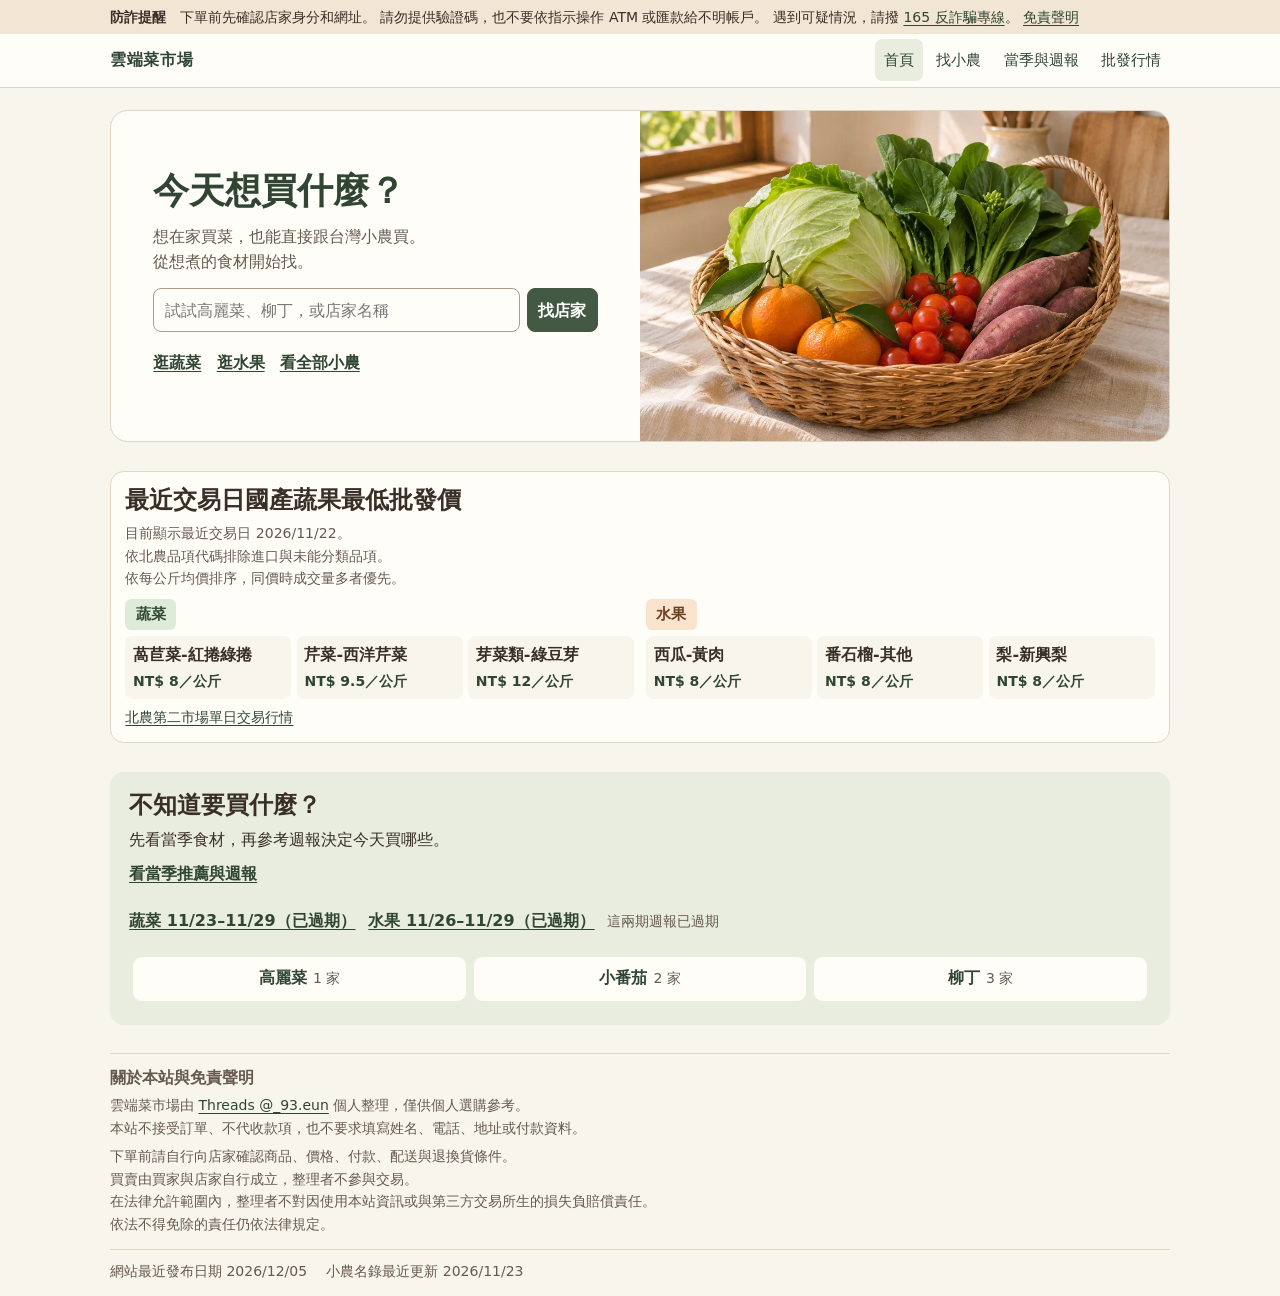
<file: index.html>
<!doctype html>
<html lang="zh-Hant-TW">
<head>
<meta charset="utf-8">
<meta name="viewport" content="width=device-width, initial-scale=1">
<meta name="description" content="台灣小農購買指南，依節氣找當季蔬果、參考批發行情，直接前往小農的購買管道。">
<meta name="theme-color" content="#f8f5ed">
<title>雲端菜市場</title>
<link rel="stylesheet" href="market.css?v=19">
<script defer src="market.js?v=21"></script>
</head>
<body>
<aside class="safety-banner" aria-label="防詐提醒">
  <p><strong>防詐提醒</strong>　下單前先確認店家身分和網址。 請勿提供驗證碼，也不要依指示操作 ATM 或匯款給不明帳戶。 遇到可疑情況，請撥 <a href="tel:165">165 反詐騙專線</a>。 <a class="disclaimer-link" href="#disclaimer">免責聲明</a></p>
</aside>
<header><nav aria-label="市場導覽"><a class="brand" href="index.html">雲端菜市場</a><div class="nav-links"><a href="index.html" aria-current="page">首頁</a><a href="farms.html">找小農</a><a href="season.html">當季與週報</a><a id="prices" href="prices.html">批發行情</a></div></nav></header>
<main class="home">
  <section class="hero" aria-labelledby="home-title">
    <div class="hero-copy">
      <h1 id="home-title">今天想買什麼？</h1>
      <p>想在家買菜，也能直接跟台灣小農買。<br>
    從想煮的食材開始找。</p>
      <form class="site-search" id="filters" action="farms.html" method="get" role="search">
        <label class="visually-hidden" for="search">搜尋品項或店家</label>
        <input id="search" type="search" name="q" placeholder="試試高麗菜、柳丁，或店家名稱">
        <button type="submit" class="primary">找店家</button>
      </form>
      <div class="browse-links" id="directory" tabindex="-1" aria-label="依類別逛小農">
        <a href="farms.html?category=蔬菜">逛蔬菜</a>
        <a href="farms.html?category=水果">逛水果</a>
        <a href="farms.html">看全部小農</a>
      </div>
    </div>
    <img class="hero-image" src="market-basket.webp" width="960" height="640" alt="竹籃裡盛著高麗菜、柑橘、小番茄和地瓜">
  </section>

  <section id="search-results" hidden aria-labelledby="results-heading">
    <div class="result-heading">
      <h2 id="results-heading" tabindex="-1">搜尋結果</h2>
      <button type="button" id="clear" class="quiet-button">清除搜尋</button>
    </div>
    <p id="count" class="sentence-lines" role="status">正在載入小農名錄。</p>
    <p id="no-results" hidden><a href="farms.html">逛小農名錄</a>　<a href="season.html">看當季推薦</a></p>
  <div class="grid farm-grid" id="farms"></div>
    <button id="more" type="button" hidden>顯示更多店家</button>
  </section>

  <section id="home-cheapest" class="home-cheapest" aria-labelledby="cheapest-title">
    <h2 id="cheapest-title">國產蔬果最低批發價</h2>
    <p class="meta sentence-lines" id="cheapest-status" role="status">正在讀取北農行情。</p>
    <div class="cheapest-groups" id="cheapest-groups"></div>
    <p class="meta"><a href="https://www.tapmc.com.tw/Pages/Trans/Price1">北農第二市場單日交易行情</a></p>
  </section>

  <section id="shop-ideas" class="ideas" aria-labelledby="ideas-title">
    <div class="ideas-copy">
      <h2 id="ideas-title">不知道要買什麼？</h2>
      <p>先看當季食材，再參考週報決定今天買哪些。</p>
      <a id="season" class="text-link" href="season.html">看當季推薦與週報</a>
      <div class="weekly-links" aria-label="週報">
        <a id="home-vegetable-period" href="season.html#vegetable-weekly">蔬菜週報</a>
        <a id="home-fruit-period" href="season.html#weekly">水果週報</a>
        <span id="home-weekly" class="meta" hidden>這兩期週報已過期</span>
      </div>
    </div>
    <div id="home-picks" class="home-picks" aria-label="從當季品項找店家"></div>
  </section>
</main>
<footer>
  <section class="disclaimer" id="disclaimer" aria-labelledby="disclaimer-title">
    <h2 id="disclaimer-title">關於本站與免責聲明</h2>
    <p>雲端菜市場由 <a href="https://www.threads.com/@_93.eun">Threads @_93.eun</a> 個人整理，僅供個人選購參考。<br>
      本站不接受訂單、不代收款項，也不要求填寫姓名、電話、地址或付款資料。</p>
    <p>下單前請自行向店家確認商品、價格、付款、配送與退換貨條件。<br>
      買賣由買家與店家自行成立，整理者不參與交易。<br>
      在法律允許範圍內，整理者不對因使用本站資訊或與第三方交易所生的損失負賠償責任。<br>
      依法不得免除的責任仍依法律規定。</p>
  </section>
  <p class="site-dates"><span>網站最近發布日期 <time id="published-at">查詢中</time></span><span>小農名錄最近更新 <time datetime="2026-11-23">2026/11/23</time></span></p>
</footer>
</body>
</html>
</file>
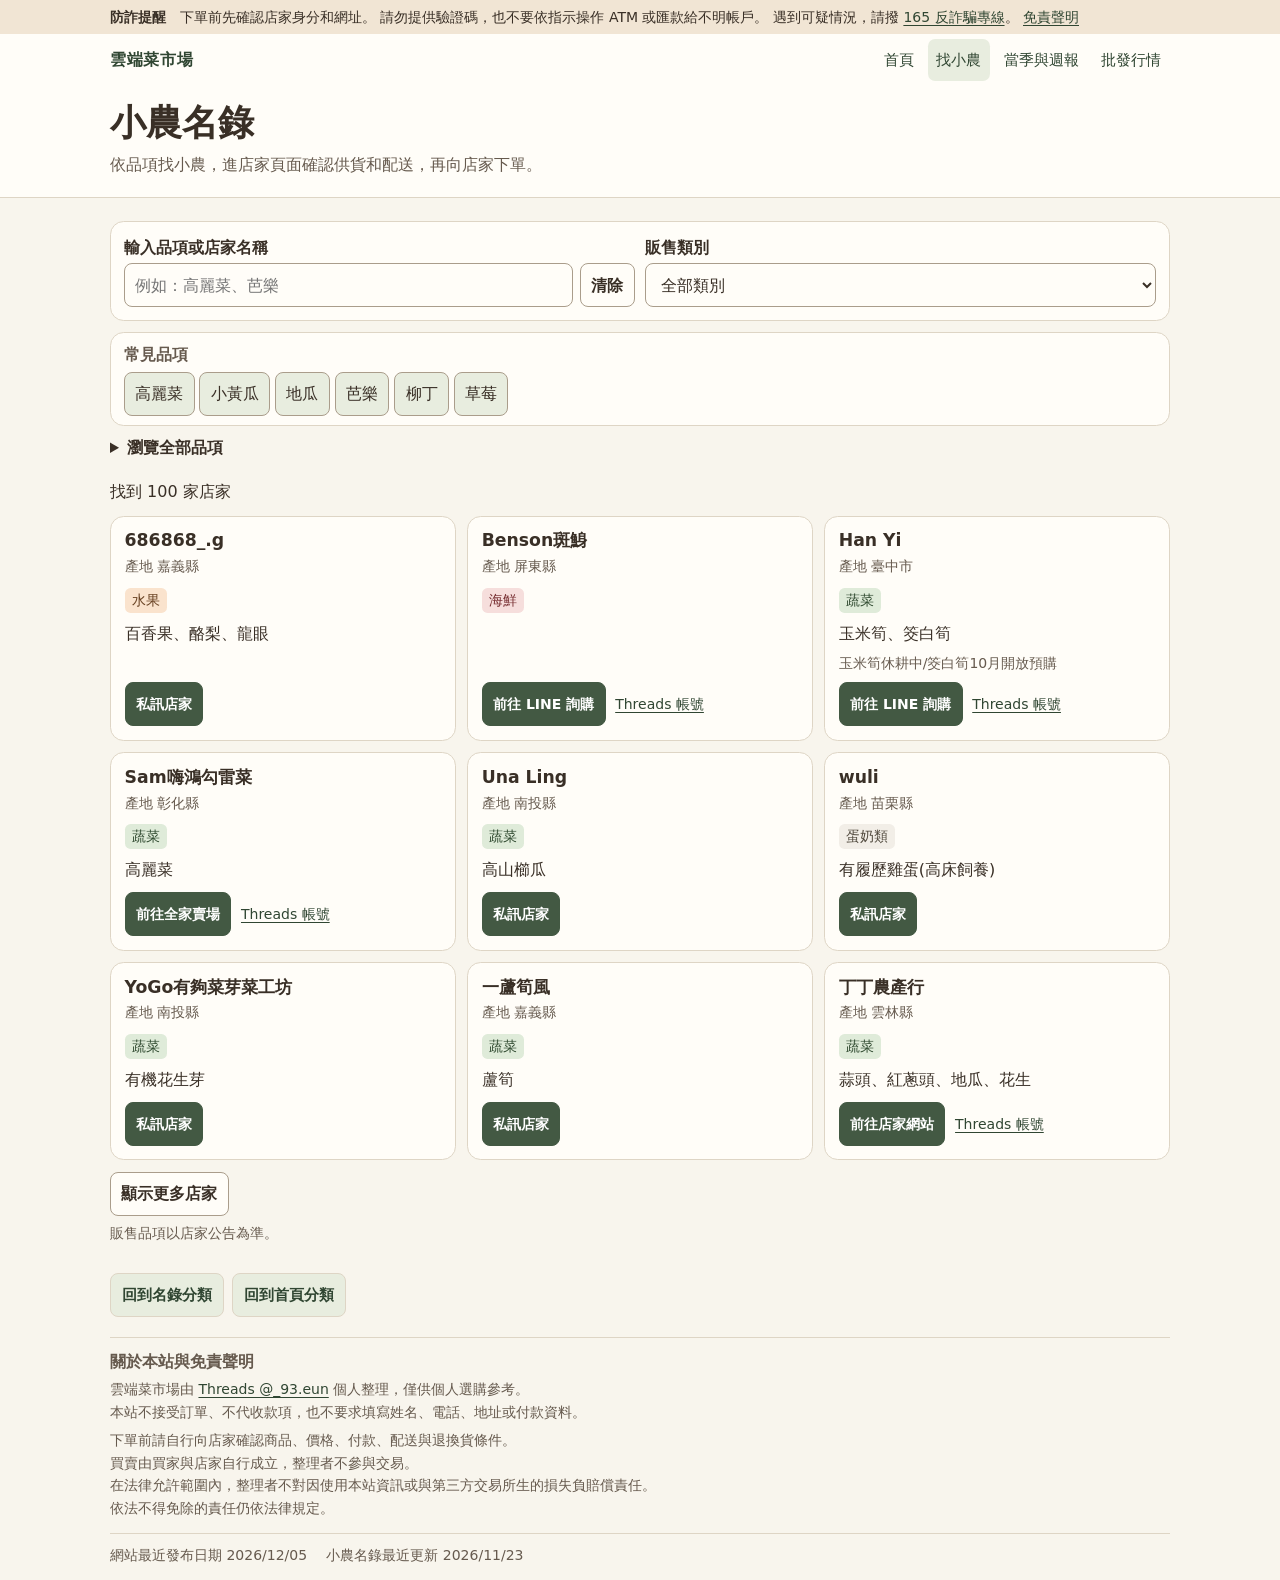
<file: farms.html>
<!doctype html>
<html lang="zh-Hant-TW">
<head>
<meta charset="utf-8">
<meta name="viewport" content="width=device-width, initial-scale=1">
<meta name="description" content="台灣小農購買指南，依節氣找當季蔬果、參考批發行情，直接前往小農的購買管道。">
<meta name="theme-color" content="#f8f5ed">
<title>小農名錄｜雲端菜市場</title>
<link rel="stylesheet" href="market.css?v=19">
<script defer src="market.js?v=21"></script>
</head>
<body>
<aside class="safety-banner" aria-label="防詐提醒">
  <p><strong>防詐提醒</strong>　下單前先確認店家身分和網址。 請勿提供驗證碼，也不要依指示操作 ATM 或匯款給不明帳戶。 遇到可疑情況，請撥 <a href="tel:165">165 反詐騙專線</a>。 <a class="disclaimer-link" href="#disclaimer">免責聲明</a></p>
</aside>
<header><nav aria-label="市場導覽"><a class="brand" href="index.html">雲端菜市場</a><div class="nav-links"><a href="index.html">首頁</a><a href="farms.html" aria-current="page">找小農</a><a href="season.html?from=directory">當季與週報</a><a href="prices.html?from=directory">批發行情</a></div></nav><div class="intro"><h1>小農名錄</h1><p>依品項找小農，進店家頁面確認供貨和配送，再向店家下單。</p></div></header>
<main>
<section id="directory">
  <form class="filters" id="filters" tabindex="-1" role="search" aria-label="搜尋小農">
    <div><label for="search">輸入品項或店家名稱</label><div class="search-row"><input id="search" type="search" placeholder="例如：高麗菜、芭樂"><button id="clear" type="button">清除</button></div></div>
    <div><label for="category">販售類別</label><select id="category"><option value="">全部類別</option></select></div>
  </form>
  <div class="product-suggestions" id="product-suggestions" hidden>
    <p id="suggestion-label">常見品項</p>
    <div class="quick-products" id="suggestion-list" aria-labelledby="suggestion-label"></div>
  </div>
  <details class="product-index">
    <summary>瀏覽全部品項</summary>
    <div class="quick-products" id="product-list"></div>
  </details>
  <p id="count" class="sentence-lines" role="status">正在載入小農名錄。</p>
  <p id="no-results" hidden><a href="season.html?from=directory">看當季推薦</a></p>
  <div class="channel-links" id="channel-links" role="navigation" aria-label="跳到購買方式" hidden></div>
  <div class="grid farm-grid" id="farms"></div>
  <button id="more" type="button" hidden>顯示更多店家</button>
  <p class="meta">販售品項以店家公告為準。</p>
</section>
<div class="page-back" role="navigation" aria-label="返回選項">
  <a class="back-link" href="#filters">回到名錄分類</a>
  <a class="back-link" id="source-return" href="index.html#directory">回到首頁分類</a>
</div>
</main>
<footer>
  <section class="disclaimer" id="disclaimer" aria-labelledby="disclaimer-title">
    <h2 id="disclaimer-title">關於本站與免責聲明</h2>
    <p>雲端菜市場由 <a href="https://www.threads.com/@_93.eun">Threads @_93.eun</a> 個人整理，僅供個人選購參考。<br>
      本站不接受訂單、不代收款項，也不要求填寫姓名、電話、地址或付款資料。</p>
    <p>下單前請自行向店家確認商品、價格、付款、配送與退換貨條件。<br>
      買賣由買家與店家自行成立，整理者不參與交易。<br>
      在法律允許範圍內，整理者不對因使用本站資訊或與第三方交易所生的損失負賠償責任。<br>
      依法不得免除的責任仍依法律規定。</p>
  </section>
  <p class="site-dates"><span>網站最近發布日期 <time id="published-at">查詢中</time></span><span>小農名錄最近更新 <time datetime="2026-11-23">2026/11/23</time></span></p>
</footer>
</body>
</html>
</file>
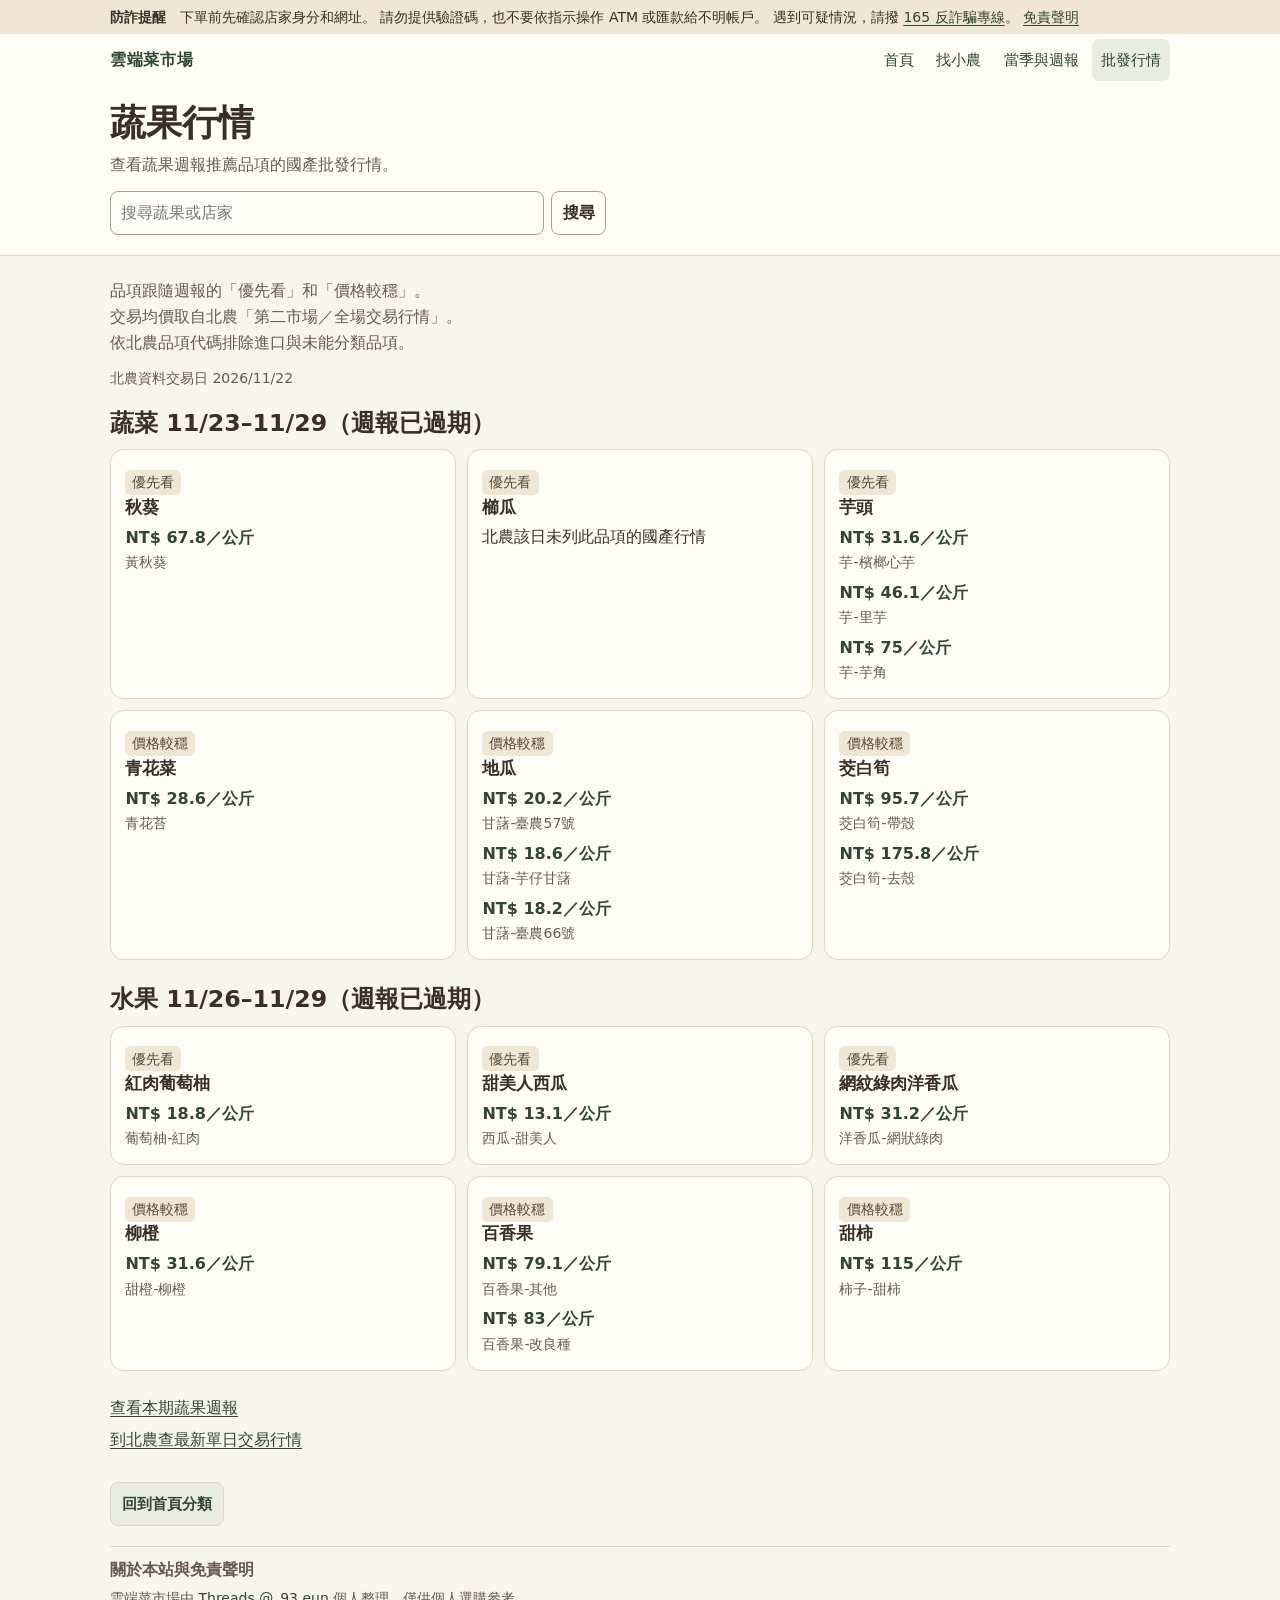
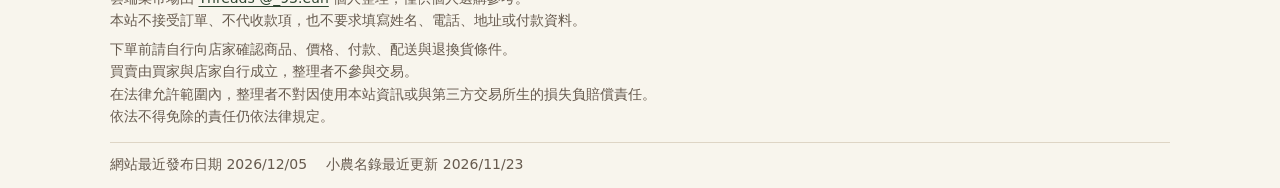
<file: prices.html>
<!doctype html>
<html lang="zh-Hant-TW">
<head>
<meta charset="utf-8">
<meta name="viewport" content="width=device-width, initial-scale=1">
<meta name="description" content="台灣小農購買指南，依節氣找當季蔬果、參考批發行情，直接前往小農的購買管道。">
<meta name="theme-color" content="#f8f5ed">
<title>蔬果行情｜雲端菜市場</title>
<link rel="stylesheet" href="market.css?v=19">
<script defer src="market.js?v=21"></script>
</head>
<body>
<aside class="safety-banner" aria-label="防詐提醒">
  <p><strong>防詐提醒</strong>　下單前先確認店家身分和網址。 請勿提供驗證碼，也不要依指示操作 ATM 或匯款給不明帳戶。 遇到可疑情況，請撥 <a href="tel:165">165 反詐騙專線</a>。 <a class="disclaimer-link" href="#disclaimer">免責聲明</a></p>
</aside>
<header><nav aria-label="市場導覽"><a class="brand" href="index.html">雲端菜市場</a><div class="nav-links"><a href="index.html">首頁</a><a href="farms.html?from=price-search">找小農</a><a href="season.html?from=price-search">當季與週報</a><a href="prices.html" aria-current="page">批發行情</a></div></nav><div class="intro"><h1>蔬果行情</h1><p>查看蔬果週報推薦品項的國產批發行情。</p><form class="site-search" id="price-search" action="farms.html" method="get" role="search" tabindex="-1"><input type="hidden" name="from" value="price-search"><input type="search" name="q" aria-label="搜尋蔬果或店家" placeholder="搜尋蔬果或店家"><button type="submit">搜尋</button></form></div></header>
<main>
<section id="prices">
  <p class="section-note muted">品項跟隨週報的「優先看」和「價格較穩」。<br>
    交易均價取自北農「第二市場／全場交易行情」。<br>
    依北農品項代碼排除進口與未能分類品項。</p>
  <p class="meta" id="quote-status" role="status">正在載入批發行情。</p>
  <div id="quotes"></div>
  <p><a href="season.html?from=price-search#vegetable-weekly">查看本期蔬果週報</a></p>
  <p><a href="https://www.tapmc.com.tw/Pages/Trans/Price1">到北農查最新單日交易行情</a></p>
</section>
<div class="page-back" role="navigation" aria-label="返回選項">
  <a class="back-link" id="source-return" href="index.html#prices">回到首頁分類</a>
</div>
</main>
<footer>
  <section class="disclaimer" id="disclaimer" aria-labelledby="disclaimer-title">
    <h2 id="disclaimer-title">關於本站與免責聲明</h2>
    <p>雲端菜市場由 <a href="https://www.threads.com/@_93.eun">Threads @_93.eun</a> 個人整理，僅供個人選購參考。<br>
      本站不接受訂單、不代收款項，也不要求填寫姓名、電話、地址或付款資料。</p>
    <p>下單前請自行向店家確認商品、價格、付款、配送與退換貨條件。<br>
      買賣由買家與店家自行成立，整理者不參與交易。<br>
      在法律允許範圍內，整理者不對因使用本站資訊或與第三方交易所生的損失負賠償責任。<br>
      依法不得免除的責任仍依法律規定。</p>
  </section>
  <p class="site-dates"><span>網站最近發布日期 <time id="published-at">查詢中</time></span><span>小農名錄最近更新 <time datetime="2026-11-23">2026/11/23</time></span></p>
</footer>
</body>
</html>
</file>
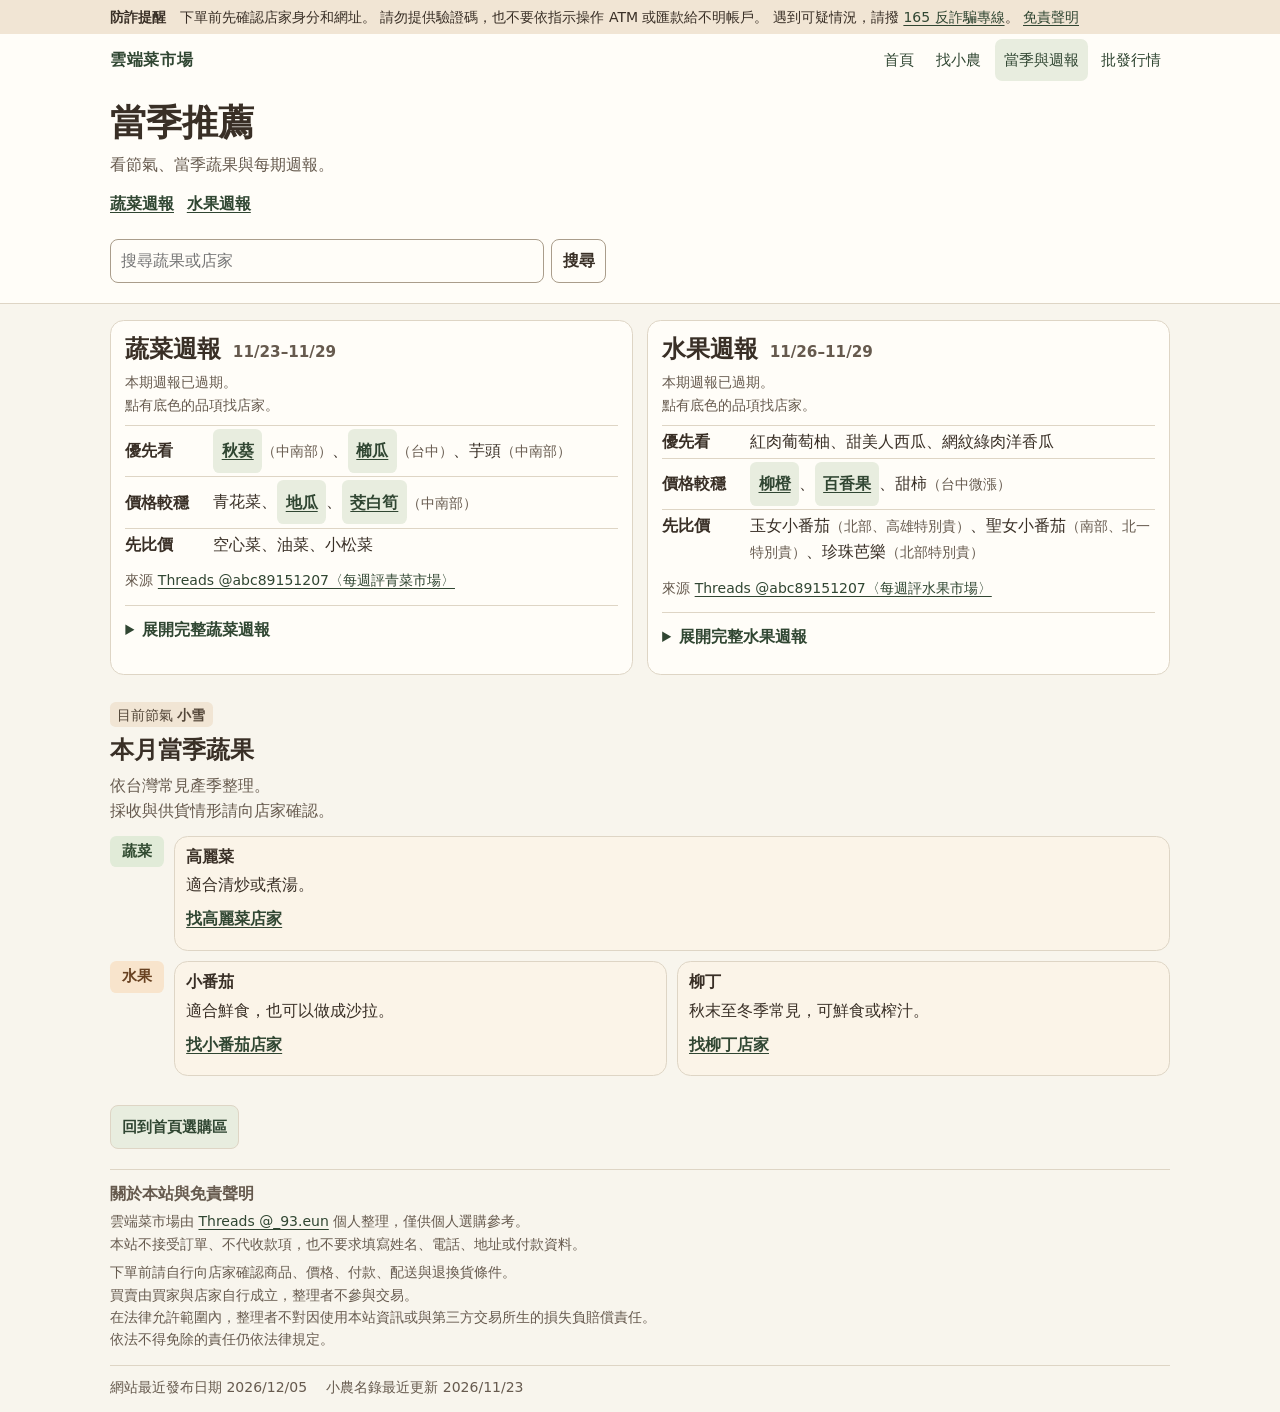
<file: season.html>
<!doctype html>
<html lang="zh-Hant-TW">
<head>
<meta charset="utf-8">
<meta name="viewport" content="width=device-width, initial-scale=1">
<meta name="description" content="台灣小農購買指南，依節氣找當季蔬果、參考批發行情，直接前往小農的購買管道。">
<meta name="theme-color" content="#f8f5ed">
<title>當季推薦｜雲端菜市場</title>
<link rel="stylesheet" href="market.css?v=19">
<script defer src="market.js?v=21"></script>
</head>
<body>
<aside class="safety-banner" aria-label="防詐提醒">
  <p><strong>防詐提醒</strong>　下單前先確認店家身分和網址。 請勿提供驗證碼，也不要依指示操作 ATM 或匯款給不明帳戶。 遇到可疑情況，請撥 <a href="tel:165">165 反詐騙專線</a>。 <a class="disclaimer-link" href="#disclaimer">免責聲明</a></p>
</aside>
<header><nav aria-label="市場導覽"><a class="brand" href="index.html">雲端菜市場</a><div class="nav-links"><a href="index.html">首頁</a><a href="farms.html?from=season-search">找小農</a><a href="season.html" aria-current="page">當季與週報</a><a href="prices.html?from=season-search">批發行情</a></div></nav><div class="intro"><h1>當季推薦</h1><p>看節氣、當季蔬果與每期週報。</p>
<div class="weekly-links" aria-label="跳到週報"><a href="#vegetable-weekly">蔬菜週報</a><a href="#weekly">水果週報</a></div><form class="site-search" id="season-search" action="farms.html" method="get" role="search" tabindex="-1"><input type="hidden" name="from" value="season-search"><input type="search" name="q" aria-label="搜尋蔬果或店家" placeholder="搜尋蔬果或店家"><button type="submit">搜尋</button></form></div></header>
<main>
<div class="weekly-grid">
  <section class="weekly weekly-brief" id="vegetable-weekly" tabindex="-1" aria-labelledby="vegetable-weekly-title">
    <h2 id="vegetable-weekly-title">蔬菜週報 <span class="meta" id="vegetable-period"></span></h2>
    <div id="vegetable-weekly-content"><p class="meta">正在載入蔬菜週報。</p></div>
  </section>
  <section class="weekly weekly-brief" id="weekly" tabindex="-1" aria-labelledby="fruit-weekly-title">
    <h2 id="fruit-weekly-title">水果週報 <span class="meta" id="fruit-period"></span></h2>
    <div id="fruit-weekly-content"><p class="meta">正在載入水果週報。</p></div>
  </section>
</div>
<section id="season" tabindex="-1">
  <p class="term">目前節氣 <strong id="term">—</strong></p>
  <h2>本月當季蔬果</h2>
  <p class="section-note muted">依台灣常見產季整理。<br>
    採收與供貨情形請向店家確認。</p>
  <div class="seasonal-picks" id="picks">
    <div class="seasonal-row">
      <h3 class="seasonal-label vegetable-label" id="vegetable-label">蔬菜</h3>
      <ul class="seasonal-items" id="vegetable-picks" aria-labelledby="vegetable-label"></ul>
    </div>
    <div class="seasonal-row">
      <h3 class="seasonal-label fruit-label" id="fruit-label">水果</h3>
      <ul class="seasonal-items" id="fruit-picks" aria-labelledby="fruit-label"></ul>
    </div>
  </div>
</section>
<div class="page-back" role="navigation" aria-label="返回選項">
  <a class="back-link" id="source-return" href="index.html#shop-ideas">回到首頁選購區</a>
</div>
</main>
<footer>
  <section class="disclaimer" id="disclaimer" aria-labelledby="disclaimer-title">
    <h2 id="disclaimer-title">關於本站與免責聲明</h2>
    <p>雲端菜市場由 <a href="https://www.threads.com/@_93.eun">Threads @_93.eun</a> 個人整理，僅供個人選購參考。<br>
      本站不接受訂單、不代收款項，也不要求填寫姓名、電話、地址或付款資料。</p>
    <p>下單前請自行向店家確認商品、價格、付款、配送與退換貨條件。<br>
      買賣由買家與店家自行成立，整理者不參與交易。<br>
      在法律允許範圍內，整理者不對因使用本站資訊或與第三方交易所生的損失負賠償責任。<br>
      依法不得免除的責任仍依法律規定。</p>
  </section>
  <p class="site-dates"><span>網站最近發布日期 <time id="published-at">查詢中</time></span><span>小農名錄最近更新 <time datetime="2026-11-23">2026/11/23</time></span></p>
</footer>
</body>
</html>
</file>
<file: market.css>
:root {
  font-family: "Noto Sans TC", "PingFang TC", "Microsoft JhengHei", system-ui, sans-serif;
  font-size: 100%;
  line-height: 1.6;
  color: #392f26;
  background: #f8f5ed;
  --surface: #fffdf8;
  --ink: #392f26;
  --muted: #665a4e;
  --green: #435943;
  --green-dark: #304632;
  --green-wash: #e8eddf;
  --line: #ded5c5;
  --warm: #f1e5d4;
  --radius: .85rem;
}
* { box-sizing: border-box; }
[hidden] { display: none !important; }
body { margin: 0; }
a { color: var(--green-dark); text-underline-offset: .2em; }
:focus-visible { outline: 3px solid #90644a; outline-offset: 3px; }
h1, h2, h3, p { margin: 0; }
h1, h2, h3 { line-height: 1.25; }
h1 { font-size: clamp(1.66rem, 4vw, 2.25rem); }
h2 { font-size: clamp(1.21rem, 3vw, 1.48rem); }
h3 { font-size: 1.08rem; }
p, .meta { margin-top: .4rem; }
.muted, .meta { color: var(--muted); }
.meta, .safety-banner { font-size: .875rem; }
nav, main, footer, .intro, .safety-banner p { width: min(1060px, calc(100% - 2rem)); margin-inline: auto; }
.safety-banner { background: var(--warm); }
.safety-banner p { margin-block: 0; padding: .35rem 0; }
header { background: var(--surface); border-bottom: 1px solid var(--line); }
nav, .nav-links { display: flex; align-items: center; flex-wrap: wrap; gap: .1rem .3rem; }
nav { justify-content: space-between; padding: .35rem 0; }
nav a { display: inline-flex; align-items: center; min-height: 42px; padding: .2rem .55rem; text-decoration: none; border-radius: .45rem; font-size: .94rem; }
nav a:hover, nav a[aria-current="page"] { background: var(--green-wash); }
nav .brand { padding-inline: 0; font-weight: 800; font-size: 1rem; letter-spacing: .04em; }
.intro { padding: .85rem 0 1.25rem; }
.intro p, .hero-copy p { color: var(--muted); }
section { margin: 1.4rem 0 1.8rem; scroll-margin-top: 1rem; }
.hero {
  margin-top: 1.4rem;
  display: grid;
  grid-template-columns: repeat(2, minmax(0, 1fr));
  align-items: stretch;
  background: var(--surface);
  border: 1px solid var(--line);
  border-radius: calc(var(--radius) + .25rem);
  overflow: clip;
}
.hero-copy { padding: clamp(1.1rem, 3.6vw, 2.65rem); align-self: center; }
.hero-copy h1 { color: var(--green-dark); }
.hero-copy p { max-width: 29em; margin-top: .65rem; }
.hero-image { width: 100%; height: 100%; min-height: 245px; max-height: 330px; object-fit: cover; background: var(--warm); }
form, .search-row, .site-search { min-width: 0; }
.search-row, .site-search { display: flex; gap: .45rem; align-items: stretch; }
.site-search { max-width: 31rem; margin-top: .85rem; }
.site-search button, .search-row button { flex: none; }
input, select, button, .purchase {
  font: inherit; min-height: 44px; padding: .35rem .65rem;
  border: 1px solid #aa9d8b; border-radius: .5rem;
  color: var(--ink); background: var(--surface);
}
input, select { width: 100%; min-width: 0; }
button { cursor: pointer; font-weight: 650; }
button:hover { background: var(--warm); }
.primary, .purchase { color: white; background: var(--green); border-color: var(--green); font-weight: 700; }
.primary:hover, .purchase:hover { color: white; background: var(--green-dark); }
.browse-links { display: flex; flex-wrap: wrap; gap: .25rem .95rem; margin-top: .6rem; }
.browse-links a, .text-link, .pick-link { display: inline-flex; min-height: 42px; align-items: center; font-weight: 675; }
.ideas { display: grid; gap: .65rem; padding: 1.2rem; background: var(--green-wash); border-radius: var(--radius); }
.ideas-copy .meta { margin-top: 0; }
.home-picks { display: flex; flex-wrap: nowrap; gap: .5rem; min-width: 0; overflow-x: auto; padding: .25rem; }
.home-picks > a {
  flex: 1 0 4rem; display: flex; align-items: baseline; justify-content: center; flex-wrap: wrap;
  gap: .15rem .4rem; white-space: nowrap; padding: .48rem .55rem; min-height: 44px;
  border-radius: .55rem; background: var(--surface); text-decoration: none;
}
.home-picks a:hover { text-decoration: underline; }
.home-picks .meta { margin: 0; }
.grid { display: flex; flex-wrap: wrap; justify-content: center; gap: .7rem; margin-top: .7rem; }
.grid > .card { flex: 0 0 calc((100% - 1.4rem) / 3); min-width: 0; }
.card { background: var(--surface); border: 1px solid var(--line); border-radius: var(--radius); padding: .9rem; overflow-wrap: anywhere; }
.farm-card { display: flex; flex-direction: column; align-items: flex-start; }
.farm-card .links { margin-top: auto; padding-top: .6rem; }
.farm-card .meta { line-height: 1.45; }
.farm-card .matched-products { margin-top: .4rem; }
.pick { background: #fbf4e8; }
.section-note { max-width: 46rem; margin: .45rem 0 .75rem; }
.weekly { border-top: 1px solid var(--line); padding-top: 1.2rem; }
.weekly details { margin-top: .8rem; max-width: 44rem; }
.price, .matched-products { color: var(--green-dark); font-weight: 750; }
.tag, .term { display: inline-block; color: #534638; background: var(--warm); border-radius: .35rem; padding: .08rem .44rem; margin: .33rem .25rem .1rem 0; font-size: .875rem; }
.term { margin-bottom: .55rem; }
.filters { display: grid; grid-template-columns: repeat(2, minmax(0, 1fr)); gap: .65rem; margin: .65rem 0; padding: .8rem; background: var(--surface); border: 1px solid var(--line); border-radius: var(--radius); }
.filters label { display: block; margin-bottom: .2rem; font-weight: 675; }
.links, .quick-products, .result-heading { display: flex; gap: .35rem .6rem; flex-wrap: wrap; align-items: center; }
.result-heading { justify-content: space-between; }
.links a { display: inline-flex; align-items: center; min-height: 44px; }
.links .purchase { text-decoration: none; }
.quick-products { gap: .3rem; }
.quick-products button { font-weight: 550; }
.product-index { margin-bottom: .55rem; }
.product-index[open] .quick-products { padding-bottom: .6rem; }
summary { cursor: pointer; min-height: 44px; line-height: 44px; font-weight: 650; }
#more { margin-top: .7rem; }
footer { border-top: 1px solid var(--line); padding: .85rem 0; color: var(--muted); font-size: .875rem; }
.visually-hidden { position: absolute; width: 1px; height: 1px; margin: -1px; padding: 0; overflow: hidden; clip-path: inset(50%); white-space: nowrap; border: 0; }
@media (max-width: 820px) { .grid > .card { flex-basis: calc((100% - .7rem) / 2); } }
@media (max-width: 650px) {
  .hero { grid-template-columns: 1fr; }
  .hero-image { min-height: 0; max-height: 165px; object-position: 50% 54%; }
}
@media (max-width: 520px) {
  nav, main, footer, .intro { width: calc(100% - 1.25rem); }
  .grid > .card { flex-basis: 100%; }
  .filters { grid-template-columns: 1fr; }
  nav { gap: 0; }
  nav a { min-height: 40px; padding-inline: .35rem; }
  .safety-banner p { line-height: 1.45; }
  .hero-copy { padding: .9rem; }
}

.disclaimer-link { display: inline-block; }
.disclaimer { max-width: 52rem; margin: 0 0 .9rem; }
.disclaimer h2 { font-size: 1rem; }
.site-dates { display: flex; flex-wrap: wrap; column-gap: 1.2rem; row-gap: .2rem; border-top: 1px solid var(--line); padding-top: .6rem; }

.weekly-links { display: flex; align-items: center; flex-wrap: wrap; gap: .1rem .8rem; margin-top: .25rem; }
.weekly-links a { display: inline-flex; align-items: center; min-height: 44px; font-weight: 650; }

.weekly-grid { display: grid; grid-template-columns: repeat(2, minmax(0, 1fr)); gap: .85rem; margin-top: 1rem; }
.weekly-brief { margin: 0; padding: .9rem; border: 1px solid var(--line); border-radius: var(--radius); background: var(--surface); }
.weekly-brief h2 .meta { display: inline-block; font-size: .95rem; margin: 0 0 0 .2rem; }
.weekly-rows { margin: .55rem 0; }
.weekly-rows > div { display: grid; grid-template-columns: 5.25rem minmax(0, 1fr); gap: .25rem; border-top: 1px solid var(--line); padding: .2rem 0; align-items: baseline; }
.weekly-rows dt { font-weight: 720; }
.weekly-rows dd { margin: 0; overflow-wrap: anywhere; }
.produce-link { display: inline-flex; align-items: center; min-height: 44px; padding: 0 .52rem; border-radius: .4rem; background: var(--green-wash); font-weight: 670; }
.produce-link:hover { background: var(--warm); }
@media (max-width: 850px) { .weekly-grid { grid-template-columns: 1fr; } }
@media (max-width: 410px) { .weekly-rows > div { grid-template-columns: 4.45rem minmax(0, 1fr); } }

#directory .farm-grid { justify-content: flex-start; }
.farm-grid > .farm-card { padding: .85rem; }
.farm-origin { margin-top: .2rem; color: var(--muted); font-size: .875rem; }
.farm-categories { margin-top: .3rem; }
.product-suggestions { border: 1px solid var(--line); border-radius: var(--radius); padding: .6rem .8rem; background: var(--surface); }
.product-suggestions p { margin: 0 0 .25rem; color: var(--muted); font-weight: 650; }
.product-suggestions button { background: var(--green-wash); }
.product-suggestions button:hover { background: var(--warm); }

.seasonal-picks { display: grid; gap: .65rem; margin-top: .7rem; }
.seasonal-row { display: grid; grid-template-columns: 3.4rem minmax(0, 1fr); gap: .6rem; align-items: start; }
.seasonal-label { margin: 0; padding: .38rem .32rem; border-radius: .4rem; text-align: center; font-size: .96rem; }
.vegetable-label { background: #e1ebd8; color: #314b31; }
.fruit-label { background: #f8e4cc; color: #684121; }
.seasonal-items { display: flex; gap: .6rem; list-style: none; margin: 0; padding: 0; }
.seasonal-items > li { flex: 1; min-width: 0; padding: .62rem .7rem; }
.seasonal-items h4 { margin: 0; font-size: 1rem; line-height: 1.3; }
.seasonal-items p { margin-top: .3rem; }
@media (max-width: 520px) {
  .seasonal-row { grid-template-columns: 2.8rem minmax(0, 1fr); gap: .36rem; }
  .seasonal-items { gap: .35rem; }
  .seasonal-items > li { padding: .5rem .46rem; }
}

.tone-orange { background: #fae3cd; color: #684121; }
.tone-green { background: #dfebd9; color: #314b31; }
.tone-red { background: #f6dedc; color: #762d30; }
.tone-rose { background: #f6d9ce; color: #752f26; }
.tone-pink { background: #f4e0eb; color: #6e3b59; }
.tone-blue { background: #deebf5; color: #2f516c; }
.tone-neutral { background: #f2eee7; color: #514a3e; }
.tone-gray { background: #e6e7e6; color: #414742; }
.tone-brown { background: #eddfd3; color: #62432f; }
.tone-yellow { background: #faedc4; color: #624b19; }
.purchase-group { width: 100%; margin: .35rem 0 .9rem; }
.purchase-group .grid { margin-top: .5rem; }
.purchase-group h2 { scroll-margin-top: 1rem; }
.channel-links { display: flex; flex-wrap: wrap; gap: .35rem; margin: .55rem 0 .8rem; }
.channel-label {
  display: inline-flex; align-items: center; padding: .25rem .65rem;
  border-radius: .4rem; font-size: 1rem; font-weight: 720;
}
.channel-links a { min-height: 44px; font-size: .875rem; }
.farm-card .links a { font-size: .875rem; }

.page-back { display: flex; flex-wrap: wrap; gap: .45rem; margin: 1.25rem 0; }
.back-link {
  display: inline-flex; align-items: center; min-height: 44px; padding: .3rem .7rem;
  border: 1px solid var(--line); border-radius: .5rem; background: var(--green-wash);
  color: var(--green-dark); font-size: .94rem; font-weight: 700; text-decoration: none;
}
.back-link:hover { background: var(--warm); text-decoration: underline; }
#directory, #filters, #season-search, #price-search { scroll-margin-top: .8rem; }

.price-section { margin: 1.2rem 0 1.55rem; }
.price-quotes { margin-top: .35rem; }
.quote-detail { display: block; margin: .05rem 0 0; }

.price-section .grid { justify-content: flex-start; }

.full-weekly { border-top: 1px solid var(--line); padding-top: .15rem; }
.full-weekly summary { color: var(--green-dark); }
.weekly-original { white-space: pre-wrap; overflow-wrap: anywhere; line-height: 1.7; padding-bottom: .25rem; }

.sentence-lines { white-space: pre-line; }

.home-cheapest { background: var(--surface); padding: .9rem; border: 1px solid var(--line); border-radius: var(--radius); }
.cheapest-groups { display: grid; grid-template-columns: repeat(2, minmax(0, 1fr)); gap: .75rem; margin-top: .6rem; }
.cheapest-group { min-width: 0; }
.cheapest-group h3 { display: inline-block; padding-inline: .65rem; }
.cheapest-items { list-style: none; padding: 0; margin: .35rem 0 0; display: grid; grid-template-columns: repeat(3, minmax(0, 1fr)); gap: .35rem; }
.cheapest-items li { background: #f8f5ed; border-radius: .45rem; padding: .4rem .48rem; min-width: 0; overflow-wrap: anywhere; }
.cheapest-items strong, .cheapest-items span { display: block; }
.cheapest-items .price { margin-top: .15rem; font-size: .875rem; }
@media (max-width: 820px) { .cheapest-groups { grid-template-columns: 1fr; } }
@media (max-width: 360px) { .cheapest-items { grid-template-columns: 1fr; } }
</file>
